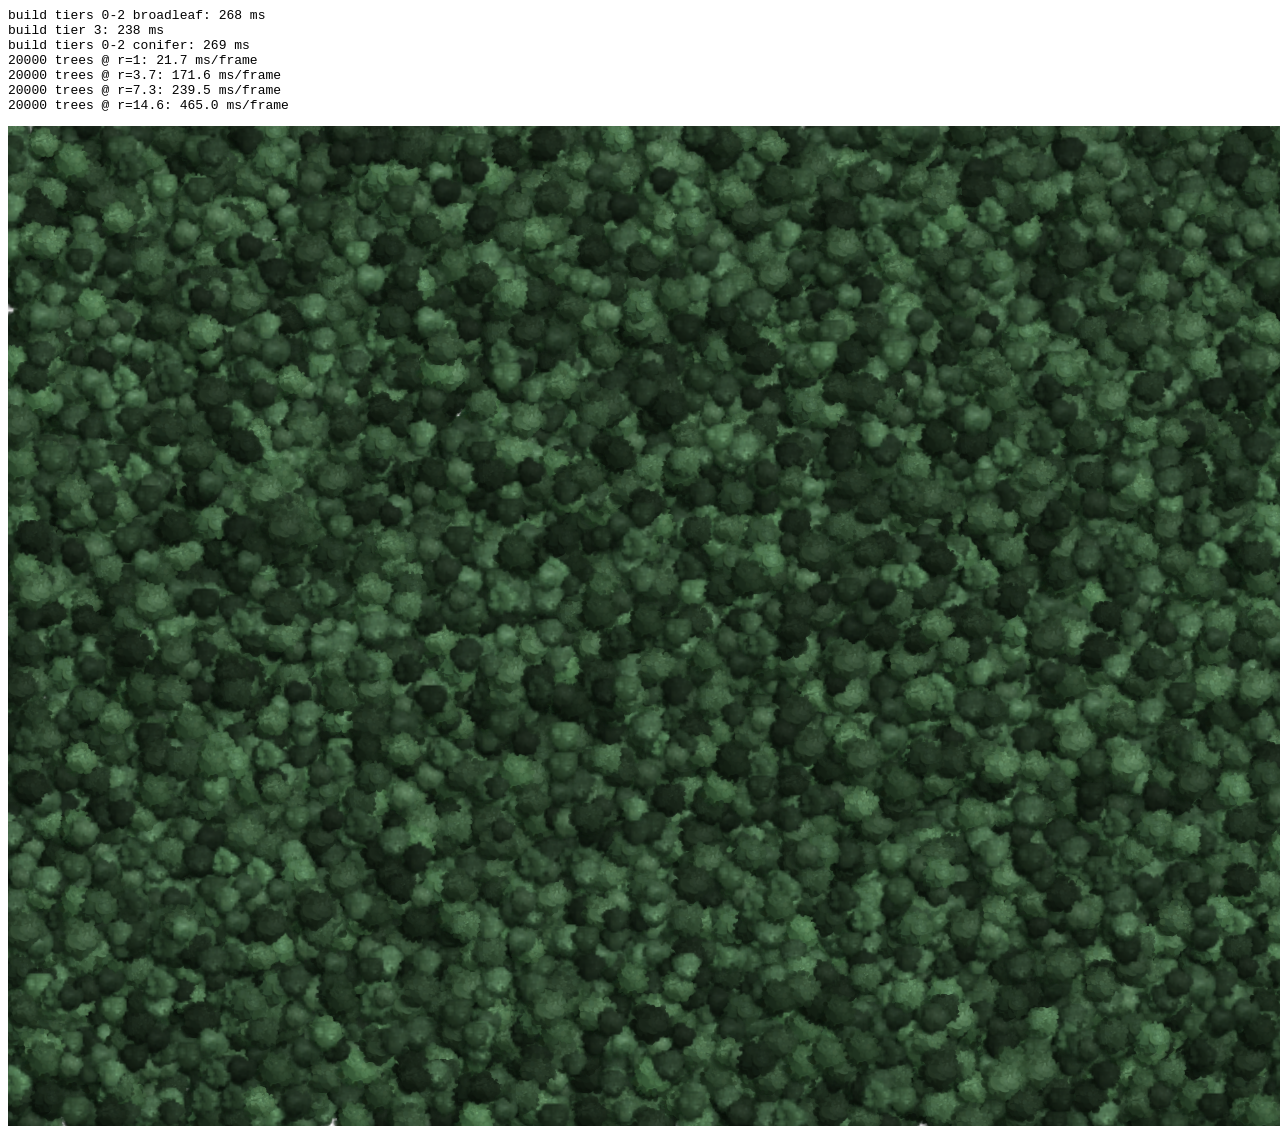
<file: design/perf.html>
<body><pre id=o>…</pre><canvas id=c width=1600 height=1000></canvas>
<script src="crown-render.js"></script>
<script>
const g = document.getElementById("c").getContext("2d");
let out = "";
const t0 = performance.now();
setCrownSoft(18, 19); crownSet(0,false); crownSet(1,false); crownSet(2,false);
out += `build tiers 0-2 broadleaf: ${(performance.now()-t0).toFixed(0)} ms\n`;
const t1 = performance.now(); crownSet(3,false);
out += `build tier 3: ${(performance.now()-t1).toFixed(0)} ms\n`;
const t2 = performance.now(); crownSet(0,true); crownSet(1,true); crownSet(2,true);
out += `build tiers 0-2 conifer: ${(performance.now()-t2).toFixed(0)} ms\n`;
const rnd = mulberry32(7), trees = [];
for (let i=0;i<20000;i++) trees.push({x:rnd()*1600,y:rnd()*1000,
  la:-23.86+rnd()*0.004, ln:-46.44+rnd()*0.004, s:.8+rnd()*.4, seed:Math.floor(rnd()*2147483647)});
for (const r of [1.0, 3.7, 7.3, 14.6]) {
  const t = performance.now();
  for (let f=0;f<5;f++) { g.clearRect(0,0,1600,1000); for (const tr of trees) drawTree(g,tr.x,tr.y,r*tr.s,tr,false); }
  out += `20000 trees @ r=${r}: ${((performance.now()-t)/5).toFixed(1)} ms/frame\n`;
}
document.getElementById("o").textContent = out;
</script></body>
</file>
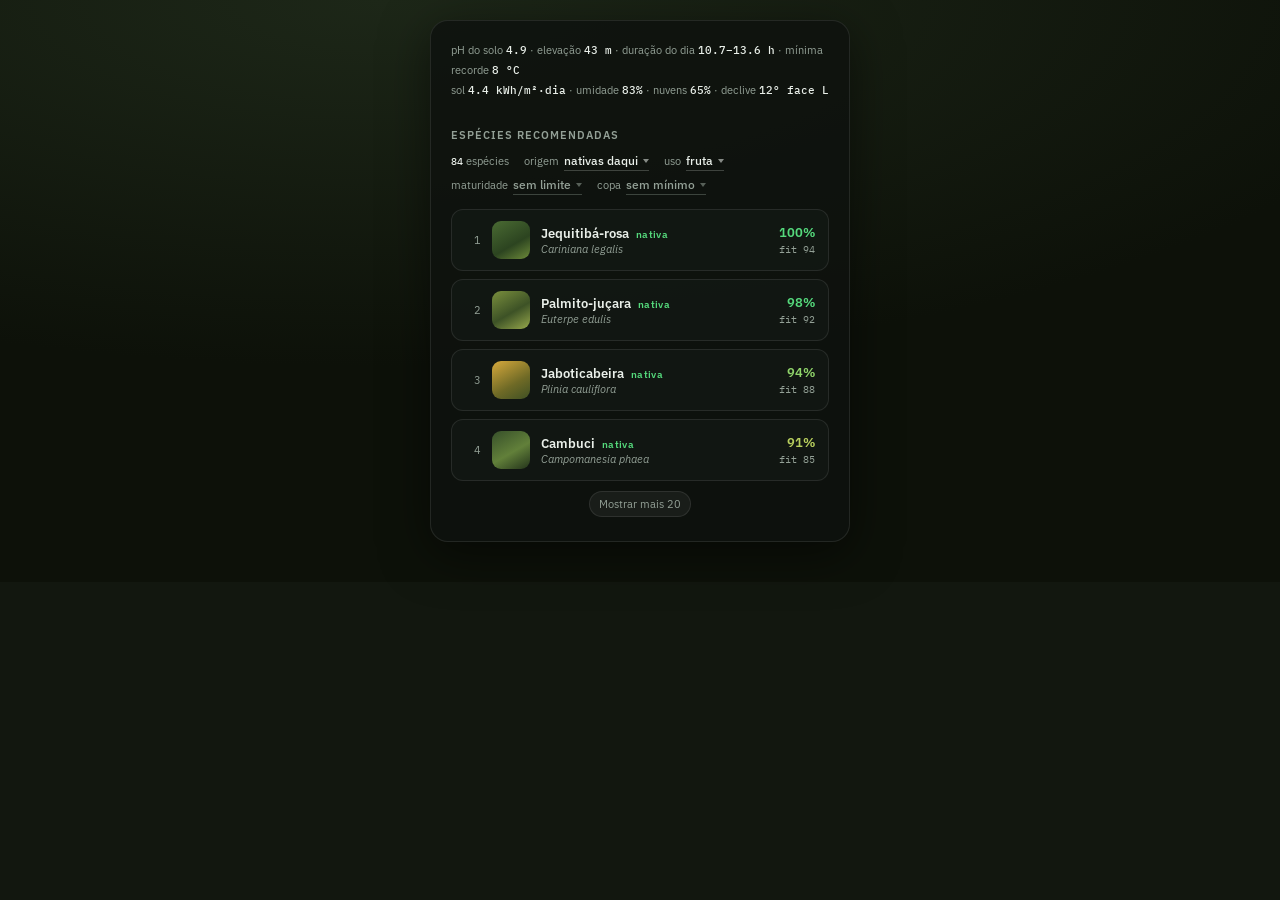
<file: design/variant-a.html>
<!doctype html>
<html lang="pt-BR">
<head>
<meta charset="utf-8">
<title>Canopy · variante A · legenda ajustável</title>
<link rel="preconnect" href="https://fonts.googleapis.com">
<link rel="preconnect" href="https://fonts.gstatic.com" crossorigin>
<link href="https://fonts.googleapis.com/css2?family=IBM+Plex+Mono:wght@400;500&family=IBM+Plex+Sans:ital,wght@0,400;0,500;0,600;1,400&display=swap" rel="stylesheet">
<style>
:root {
  --glass: rgba(14, 18, 15, 0.86);
  --glass-soft: rgba(20, 26, 21, 0.72);
  --line: rgba(255, 255, 255, 0.09);
  --text: #e9efe9;
  --muted: #93a096;
  --accent: #55d97c;
  --accent-dim: rgba(85, 217, 124, 0.16);
  --radius: 14px;
  color-scheme: dark;
  --mono: "IBM Plex Mono", ui-monospace, SFMono-Regular, monospace;
  font-family: "IBM Plex Sans", system-ui, -apple-system, sans-serif;
}
* { box-sizing: border-box; }
html, body { margin: 0; min-height: 100%; background: #12170f; }
body {
  background-image: radial-gradient(120% 90% at 30% 0%, #1d2718 0%, #0d1109 70%);
  padding: 20px 0 40px; display: flex; justify-content: center; color: var(--text);
}
.panel {
  width: 420px; background: var(--glass); border: 1px solid var(--line);
  border-radius: 18px; box-shadow: 0 12px 48px rgba(0, 0, 0, 0.5);
}
.panel-content { padding: 20px 20px 24px; }
.mono { font-family: var(--mono); font-size: 0.95em; font-variant-numeric: tabular-nums; }
.readout { font-size: 11px; color: var(--muted); margin: 0 0 4px; line-height: 1.8; }
.readout b { font-family: var(--mono); font-variant-numeric: tabular-nums; color: var(--text); font-weight: 500; }
.section-h {
  font-size: 11px; text-transform: uppercase; letter-spacing: 1px;
  color: var(--muted); margin: 28px 0 10px; font-weight: 600;
}
.sp { border: 1px solid var(--line); border-radius: 12px; margin-bottom: 8px; background: var(--glass-soft); overflow: hidden; }
.sp-head { display: flex; align-items: center; gap: 11px; padding: 11px 13px; min-height: 54px; cursor: pointer; user-select: none; }
.sp-rank { font-size: 11px; color: var(--muted); width: 16px; text-align: right; flex-shrink: 0; }
.sp-thumb { width: 38px; height: 38px; border-radius: 9px; flex-shrink: 0; background-size: cover; background-position: center; }
.sp-names { flex: 1; min-width: 0; }
.sp-common { font-size: 13px; font-weight: 600; white-space: nowrap; overflow: hidden; text-overflow: ellipsis; }
.nearby { font-size: 10px; font-weight: 600; color: var(--accent); margin-left: 4px; letter-spacing: 0.3px; }
.sp-sci { font-size: 11px; font-style: italic; color: var(--muted); white-space: nowrap; overflow: hidden; text-overflow: ellipsis; }
.sp-score { display: flex; flex-direction: column; align-items: flex-end; gap: 2px; flex-shrink: 0; }
.sp-score .fit { font-family: var(--mono); font-size: 10px; color: var(--muted); }
.sp-score .pct { font-size: 13px; font-weight: 600; font-variant-numeric: tabular-nums; }
.chip { font: inherit; font-size: 11px; padding: 5px 9px; border-radius: 999px; background: rgba(255,255,255,.05); border: 1px solid var(--line); color: var(--muted); cursor: pointer; }
.chip.more { display: block; margin: 10px auto 0; }
.t1 { background-image: linear-gradient(150deg, #4a6b33, #2c4420 60%, #6d8a3a); }
.t2 { background-image: linear-gradient(150deg, #7a8f3d, #3d5226 55%, #97a84c); }
.t3 { background-image: linear-gradient(150deg, #d7a93c, #6f6a26 60%, #3f5024); }
.t4 { background-image: linear-gradient(150deg, #37502a, #62803a 55%, #23331b); }

/* ---------- VARIANTE A: legenda ajustável ---------- */
.crit {
  display: flex; flex-wrap: wrap; align-items: baseline; column-gap: 15px; row-gap: 5px;
  font-size: 11px; color: var(--muted); margin: 0 0 14px;
}
.crit .n { font-family: var(--mono); font-size: 0.95em; font-variant-numeric: tabular-nums; color: var(--text); font-weight: 500; }
.crit .sep { display: none; }
.crit-item { position: relative; display: inline-block; }
.crit-k { margin-right: 5px; }
.crit-v {
  font: inherit; font-size: 11.5px; font-weight: 500;
  color: var(--text); background: none; border: 0; padding: 1px 0 2px; margin: 0;
  border-bottom: 1px solid rgba(233, 239, 233, 0.22);
  cursor: pointer;
}
.crit-v::after {
  content: ""; display: inline-block; vertical-align: 2px; margin-left: 5px;
  border-left: 3.5px solid transparent; border-right: 3.5px solid transparent;
  border-top: 4px solid currentColor; opacity: 0.55;
}
.crit-v:hover { color: var(--accent); border-bottom-color: var(--accent); }
.crit-item.unset .crit-v { color: var(--muted); border-bottom-color: rgba(147, 160, 150, 0.35); }
.crit-item.unset .crit-v:hover { color: var(--text); border-bottom-color: rgba(233, 239, 233, 0.5); }
.crit-item.open .crit-v { color: var(--accent); border-bottom-color: var(--accent); }

.crit-menu {
  position: absolute; z-index: 20; top: calc(100% + 7px); left: -9px;
  min-width: 156px; padding: 5px;
  background: rgba(18, 23, 19, 0.97); border: 1px solid rgba(255,255,255,.14);
  border-radius: 11px; box-shadow: 0 10px 32px rgba(0,0,0,.6);
  line-height: 1.4;
}
.crit-menu[hidden] { display: none; }
.crit-opt {
  display: flex; width: 100%; align-items: baseline; justify-content: space-between; gap: 10px;
  font: inherit; font-size: 11.5px; color: var(--text);
  background: none; border: 0; text-align: left; padding: 6px 8px; border-radius: 7px; cursor: pointer;
}
.crit-opt:hover { background: rgba(255,255,255,.07); }
.crit-opt .c { font-family: var(--mono); font-size: 10px; color: var(--muted); font-variant-numeric: tabular-nums; }
.crit-opt.on { color: var(--accent); }
.crit-opt.on .c { color: var(--accent); opacity: .7; }
.crit-opt[disabled] { opacity: .35; cursor: default; }
</style>
</head>
<body>
<div class="panel"><div class="panel-content">

  <div class="readout">pH do solo <b>4.9</b> &middot; elevação <b>43 m</b> &middot; duração do dia <b>10.7&ndash;13.6 h</b> &middot; mínima recorde <b>8 °C</b><br>
  sol <b>4.4 kWh/m²·dia</b> &middot; umidade <b>83%</b> &middot; nuvens <b>65%</b> &middot; declive <b>12° face L</b></div>

  <div class="section-h">Espécies recomendadas</div>

  <div class="crit" id="crit">
    <span class="crit-count"><span class="n">84</span> espécies</span><span class="sep">&middot;</span><span class="crit-item" data-dim="origem">
      <span class="crit-k">origem</span><button class="crit-v">nativas daqui</button>
      <div class="crit-menu" hidden>
        <button class="crit-opt">todas <span class="c">317</span></button>
        <button class="crit-opt on">nativas daqui <span class="c">84</span></button>
      </div>
    </span><span class="sep">&middot;</span><span class="crit-item" data-dim="uso">
      <span class="crit-k">uso</span><button class="crit-v">fruta</button>
      <div class="crit-menu" hidden>
        <button class="crit-opt">todos <span class="c">317</span></button>
        <button class="crit-opt">madeira <span class="c">96</span></button>
        <button class="crit-opt on">fruta <span class="c">84</span></button>
        <button class="crit-opt">ambiental <span class="c">148</span></button>
        <button class="crit-opt">medicinal <span class="c">41</span></button>
        <button class="crit-opt">forragem <span class="c">23</span></button>
      </div>
    </span><span class="sep">&middot;</span><span class="crit-item unset" data-dim="maturidade">
      <span class="crit-k">maturidade</span><button class="crit-v">sem limite</button>
      <div class="crit-menu" hidden>
        <button class="crit-opt on">sem limite <span class="c">84</span></button>
        <button class="crit-opt">até 20 anos <span class="c">31</span></button>
        <button class="crit-opt">até 90 anos <span class="c">67</span></button>
      </div>
    </span><span class="sep">&middot;</span><span class="crit-item unset" data-dim="copa">
      <span class="crit-k">copa</span><button class="crit-v">sem mínimo</button>
      <div class="crit-menu" hidden>
        <button class="crit-opt on">sem mínimo <span class="c">84</span></button>
        <button class="crit-opt">&ge; 4 m <span class="c">72</span></button>
        <button class="crit-opt">&ge; 5 m <span class="c">58</span></button>
      </div>
    </span>
  </div>

  <div id="sp-list">
    <div class="sp"><div class="sp-head">
      <div class="sp-rank">1</div><div class="sp-thumb t1"></div>
      <div class="sp-names"><div class="sp-common">Jequitibá-rosa <span class="nearby">nativa</span></div>
      <div class="sp-sci">Cariniana legalis</div></div>
      <div class="sp-score"><span class="pct" style="color:#55d97c">100%</span><span class="fit">fit 94</span></div>
    </div></div>
    <div class="sp"><div class="sp-head">
      <div class="sp-rank">2</div><div class="sp-thumb t2"></div>
      <div class="sp-names"><div class="sp-common">Palmito-juçara <span class="nearby">nativa</span></div>
      <div class="sp-sci">Euterpe edulis</div></div>
      <div class="sp-score"><span class="pct" style="color:#55d97c">98%</span><span class="fit">fit 92</span></div>
    </div></div>
    <div class="sp"><div class="sp-head">
      <div class="sp-rank">3</div><div class="sp-thumb t3"></div>
      <div class="sp-names"><div class="sp-common">Jaboticabeira <span class="nearby">nativa</span></div>
      <div class="sp-sci">Plinia cauliflora</div></div>
      <div class="sp-score"><span class="pct" style="color:#8fd36a">94%</span><span class="fit">fit 88</span></div>
    </div></div>
    <div class="sp"><div class="sp-head">
      <div class="sp-rank">4</div><div class="sp-thumb t4"></div>
      <div class="sp-names"><div class="sp-common">Cambuci <span class="nearby">nativa</span></div>
      <div class="sp-sci">Campomanesia phaea</div></div>
      <div class="sp-score"><span class="pct" style="color:#b8cf5e">91%</span><span class="fit">fit 85</span></div>
    </div></div>
  </div>
  <button class="chip more">Mostrar mais 20</button>

</div></div>

<script>
const crit = document.getElementById("crit");
crit.addEventListener("click", e => {
  const v = e.target.closest(".crit-v");
  const item = e.target.closest(".crit-item");
  crit.querySelectorAll(".crit-item").forEach(i => {
    if (i !== item) { i.classList.remove("open"); i.querySelector(".crit-menu").hidden = true; }
  });
  if (v) {
    const open = item.classList.toggle("open");
    item.querySelector(".crit-menu").hidden = !open;
    return;
  }
  const opt = e.target.closest(".crit-opt");
  if (opt) {
    item.querySelectorAll(".crit-opt").forEach(o => o.classList.remove("on"));
    opt.classList.add("on");
    item.querySelector(".crit-v").textContent = opt.firstChild.textContent.trim();
    item.classList.toggle("unset", opt === item.querySelector(".crit-opt"));
    item.classList.remove("open");
    item.querySelector(".crit-menu").hidden = true;
  }
});
if (location.hash === "#open") {
  const it = crit.querySelector('[data-dim="uso"]');
  it.classList.add("open"); it.querySelector(".crit-menu").hidden = false;
}
</script>
</body>
</html>
</file>
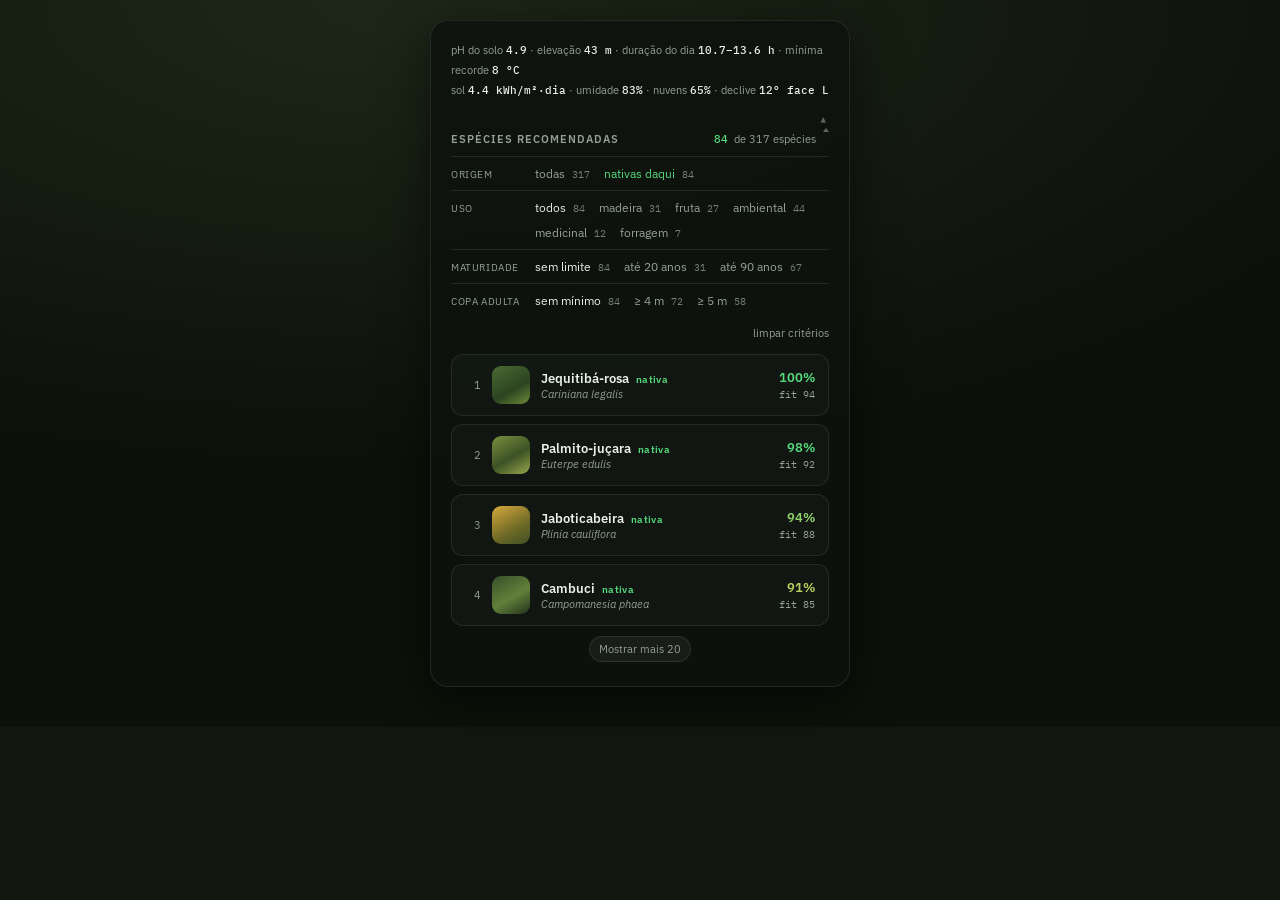
<file: design/variant-b.html>
<!doctype html>
<html lang="pt-BR">
<head>
<meta charset="utf-8">
<title>Canopy · variante B · critérios sob demanda</title>
<link rel="preconnect" href="https://fonts.googleapis.com">
<link rel="preconnect" href="https://fonts.gstatic.com" crossorigin>
<link href="https://fonts.googleapis.com/css2?family=IBM+Plex+Mono:wght@400;500&family=IBM+Plex+Sans:ital,wght@0,400;0,500;0,600;1,400&display=swap" rel="stylesheet">
<style>
:root {
  --glass: rgba(14, 18, 15, 0.86);
  --glass-soft: rgba(20, 26, 21, 0.72);
  --line: rgba(255, 255, 255, 0.09);
  --text: #e9efe9;
  --muted: #93a096;
  --accent: #55d97c;
  --accent-dim: rgba(85, 217, 124, 0.16);
  color-scheme: dark;
  --mono: "IBM Plex Mono", ui-monospace, SFMono-Regular, monospace;
  font-family: "IBM Plex Sans", system-ui, -apple-system, sans-serif;
}
* { box-sizing: border-box; }
html, body { margin: 0; min-height: 100%; background: #12170f; }
body {
  background-image: radial-gradient(120% 90% at 30% 0%, #1d2718 0%, #0d1109 70%);
  padding: 20px 0 40px; display: flex; justify-content: center; color: var(--text);
}
.panel { width: 420px; background: var(--glass); border: 1px solid var(--line); border-radius: 18px; box-shadow: 0 12px 48px rgba(0,0,0,.5); }
.panel-content { padding: 20px 20px 24px; }
.readout { font-size: 11px; color: var(--muted); margin: 0 0 4px; line-height: 1.8; }
.readout b { font-family: var(--mono); font-variant-numeric: tabular-nums; color: var(--text); font-weight: 500; }
.section-h { font-size: 11px; text-transform: uppercase; letter-spacing: 1px; color: var(--muted); margin: 28px 0 10px; font-weight: 600; }
.sp { border: 1px solid var(--line); border-radius: 12px; margin-bottom: 8px; background: var(--glass-soft); overflow: hidden; }
.sp-head { display: flex; align-items: center; gap: 11px; padding: 11px 13px; min-height: 54px; cursor: pointer; user-select: none; }
.sp-rank { font-size: 11px; color: var(--muted); width: 16px; text-align: right; flex-shrink: 0; }
.sp-thumb { width: 38px; height: 38px; border-radius: 9px; flex-shrink: 0; background-size: cover; background-position: center; }
.sp-names { flex: 1; min-width: 0; }
.sp-common { font-size: 13px; font-weight: 600; white-space: nowrap; overflow: hidden; text-overflow: ellipsis; }
.nearby { font-size: 10px; font-weight: 600; color: var(--accent); margin-left: 4px; letter-spacing: .3px; }
.sp-sci { font-size: 11px; font-style: italic; color: var(--muted); white-space: nowrap; overflow: hidden; text-overflow: ellipsis; }
.sp-score { display: flex; flex-direction: column; align-items: flex-end; gap: 2px; flex-shrink: 0; }
.sp-score .fit { font-family: var(--mono); font-size: 10px; color: var(--muted); }
.sp-score .pct { font-size: 13px; font-weight: 600; font-variant-numeric: tabular-nums; }
.chip { font: inherit; font-size: 11px; padding: 5px 9px; border-radius: 999px; background: rgba(255,255,255,.05); border: 1px solid var(--line); color: var(--muted); cursor: pointer; }
.chip.more { display: block; margin: 10px auto 0; }
.t1 { background-image: linear-gradient(150deg, #4a6b33, #2c4420 60%, #6d8a3a); }
.t2 { background-image: linear-gradient(150deg, #7a8f3d, #3d5226 55%, #97a84c); }
.t3 { background-image: linear-gradient(150deg, #d7a93c, #6f6a26 60%, #3f5024); }
.t4 { background-image: linear-gradient(150deg, #37502a, #62803a 55%, #23331b); }

/* ---------- VARIANTE B: critérios sob demanda ---------- */
.sec-row { display: flex; align-items: baseline; justify-content: space-between; gap: 12px; margin: 28px 0 10px; }
.sec-row .section-h { margin: 0; }
.crit-toggle {
  font: inherit; font-size: 11px; color: var(--muted); background: none; border: 0; padding: 0;
  cursor: pointer; display: inline-flex; align-items: baseline; gap: 6px; white-space: nowrap;
}
.crit-toggle b { font-family: var(--mono); font-weight: 500; font-variant-numeric: tabular-nums; color: var(--text); }
.crit-toggle.active b { color: var(--accent); }
.crit-toggle:hover { color: var(--text); }
.crit-toggle .car {
  display: inline-block; width: 0; height: 0; margin-left: 1px;
  border-left: 3.5px solid transparent; border-right: 3.5px solid transparent;
  border-top: 4px solid currentColor; opacity: .6; transition: transform .16s;
}
.crit-toggle[aria-expanded="true"] .car { transform: rotate(180deg); }

.crit-panel { margin: 0 0 14px; }
.crit-panel[hidden] { display: none; }
.crit-row {
  display: flex; align-items: baseline; gap: 10px;
  padding: 9px 0; border-top: 1px solid var(--line); font-size: 11.5px;
}
.crit-row:last-child { border-bottom: 1px solid var(--line); }
.crit-row .k {
  flex: 0 0 74px; font-size: 10px; text-transform: uppercase; letter-spacing: .6px;
  color: var(--muted); padding-top: 1px;
}
.crit-row .opts { display: flex; flex-wrap: wrap; align-items: baseline; column-gap: 14px; row-gap: 4px; margin: -3px 0; }
.opt {
  font: inherit; font-size: 11.5px; background: none; border: 0; cursor: pointer;
  color: var(--muted); padding: 3px 0; margin: 0;
}
.opt:hover { color: var(--text); }
.opt.on { color: var(--text); }
.opt.on.constrained { color: var(--accent); }
.opt .c { font-family: var(--mono); font-size: 9.5px; color: rgba(147,160,150,.75); margin-left: 4px; font-variant-numeric: tabular-nums; }
.crit-clear { display: block; margin: 9px 0 0 auto; font: inherit; font-size: 10.5px; color: var(--muted); background: none; border: 0; padding: 0; cursor: pointer; }
.crit-clear:hover { color: var(--text); }
</style>
</head>
<body>
<div class="panel"><div class="panel-content">

  <div class="readout">pH do solo <b>4.9</b> &middot; elevação <b>43 m</b> &middot; duração do dia <b>10.7&ndash;13.6 h</b> &middot; mínima recorde <b>8 °C</b><br>
  sol <b>4.4 kWh/m²·dia</b> &middot; umidade <b>83%</b> &middot; nuvens <b>65%</b> &middot; declive <b>12° face L</b></div>

  <div class="sec-row">
    <div class="section-h">Espécies recomendadas</div>
    <button class="crit-toggle active" id="tg" aria-expanded="true"><b>84</b> de 317 espécies <span class="car">&#9662;</span></button>
  </div>

  <div class="crit-panel" id="cp">
    <div class="crit-row"><div class="k">origem</div><div class="opts">
      <button class="opt">todas <span class="c">317</span></button>
      <button class="opt on constrained">nativas daqui <span class="c">84</span></button>
    </div></div>
    <div class="crit-row"><div class="k">uso</div><div class="opts">
      <button class="opt on">todos <span class="c">84</span></button>
      <button class="opt">madeira <span class="c">31</span></button>
      <button class="opt">fruta <span class="c">27</span></button>
      <button class="opt">ambiental <span class="c">44</span></button>
      <button class="opt">medicinal <span class="c">12</span></button>
      <button class="opt">forragem <span class="c">7</span></button>
    </div></div>
    <div class="crit-row"><div class="k">maturidade</div><div class="opts">
      <button class="opt on">sem limite <span class="c">84</span></button>
      <button class="opt">até 20 anos <span class="c">31</span></button>
      <button class="opt">até 90 anos <span class="c">67</span></button>
    </div></div>
    <div class="crit-row"><div class="k">copa adulta</div><div class="opts">
      <button class="opt on">sem mínimo <span class="c">84</span></button>
      <button class="opt">&ge; 4 m <span class="c">72</span></button>
      <button class="opt">&ge; 5 m <span class="c">58</span></button>
    </div></div>
    <button class="crit-clear">limpar critérios</button>
  </div>

  <div id="sp-list">
    <div class="sp"><div class="sp-head">
      <div class="sp-rank">1</div><div class="sp-thumb t1"></div>
      <div class="sp-names"><div class="sp-common">Jequitibá-rosa <span class="nearby">nativa</span></div><div class="sp-sci">Cariniana legalis</div></div>
      <div class="sp-score"><span class="pct" style="color:#55d97c">100%</span><span class="fit">fit 94</span></div>
    </div></div>
    <div class="sp"><div class="sp-head">
      <div class="sp-rank">2</div><div class="sp-thumb t2"></div>
      <div class="sp-names"><div class="sp-common">Palmito-juçara <span class="nearby">nativa</span></div><div class="sp-sci">Euterpe edulis</div></div>
      <div class="sp-score"><span class="pct" style="color:#55d97c">98%</span><span class="fit">fit 92</span></div>
    </div></div>
    <div class="sp"><div class="sp-head">
      <div class="sp-rank">3</div><div class="sp-thumb t3"></div>
      <div class="sp-names"><div class="sp-common">Jaboticabeira <span class="nearby">nativa</span></div><div class="sp-sci">Plinia cauliflora</div></div>
      <div class="sp-score"><span class="pct" style="color:#8fd36a">94%</span><span class="fit">fit 88</span></div>
    </div></div>
    <div class="sp"><div class="sp-head">
      <div class="sp-rank">4</div><div class="sp-thumb t4"></div>
      <div class="sp-names"><div class="sp-common">Cambuci <span class="nearby">nativa</span></div><div class="sp-sci">Campomanesia phaea</div></div>
      <div class="sp-score"><span class="pct" style="color:#b8cf5e">91%</span><span class="fit">fit 85</span></div>
    </div></div>
  </div>
  <button class="chip more">Mostrar mais 20</button>

</div></div>
<script>
const tg = document.getElementById("tg"), cp = document.getElementById("cp");
tg.addEventListener("click", () => {
  const open = tg.getAttribute("aria-expanded") === "true";
  tg.setAttribute("aria-expanded", String(!open));
  cp.hidden = open;
});
cp.addEventListener("click", e => {
  const o = e.target.closest(".opt"); if (!o) return;
  o.parentElement.querySelectorAll(".opt").forEach((x, i) => { x.classList.remove("on", "constrained"); });
  o.classList.add("on");
  if (o !== o.parentElement.firstElementChild) o.classList.add("constrained");
});
if (location.hash === "#closed") { tg.setAttribute("aria-expanded", "false"); cp.hidden = true; }
</script>
</body>
</html>
</file>
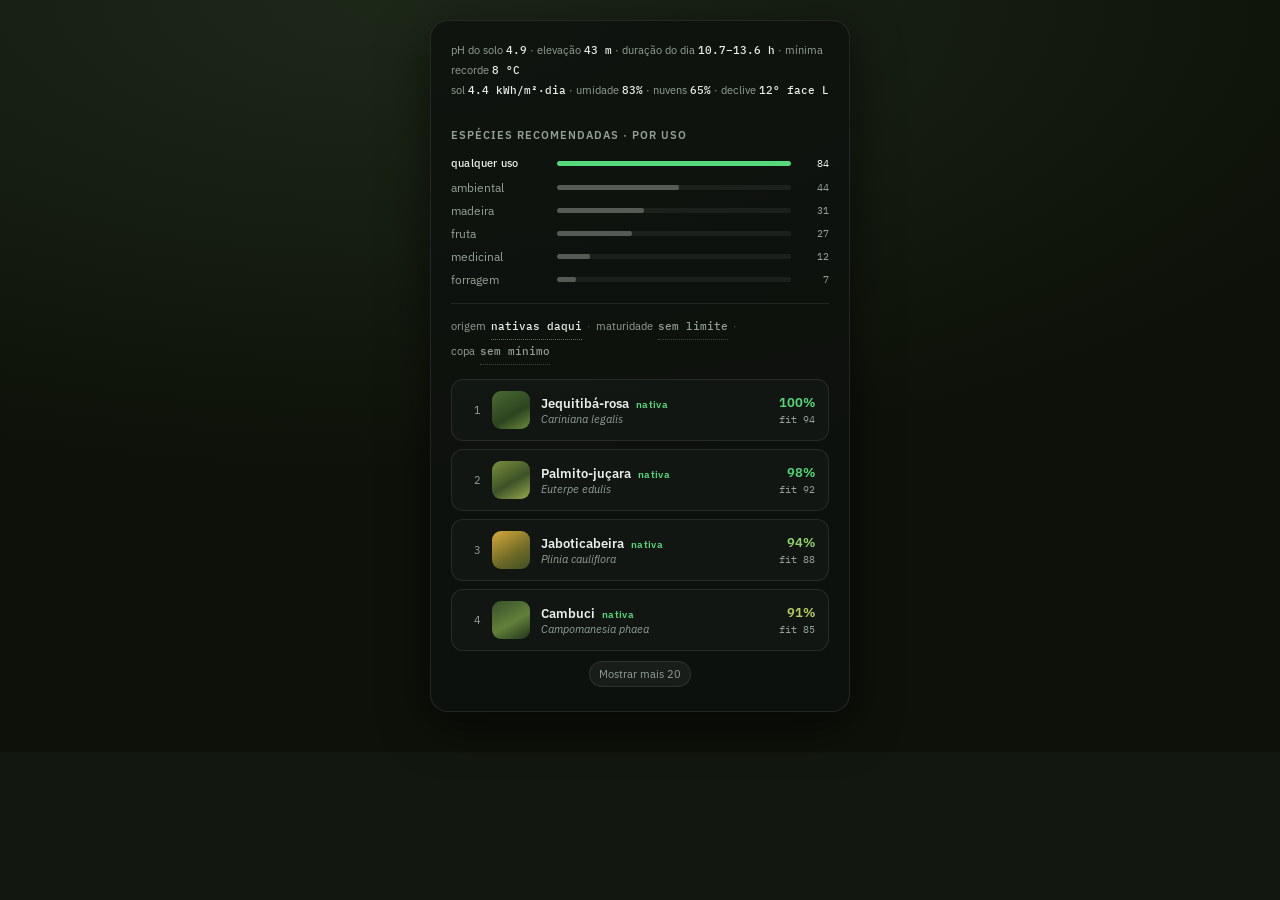
<file: design/variant-c.html>
<!doctype html>
<html lang="pt-BR">
<head>
<meta charset="utf-8">
<title>Canopy · variante C · o uso como figura</title>
<link rel="preconnect" href="https://fonts.googleapis.com">
<link rel="preconnect" href="https://fonts.gstatic.com" crossorigin>
<link href="https://fonts.googleapis.com/css2?family=IBM+Plex+Mono:wght@400;500&family=IBM+Plex+Sans:ital,wght@0,400;0,500;0,600;1,400&display=swap" rel="stylesheet">
<style>
:root {
  --glass: rgba(14, 18, 15, 0.86);
  --glass-soft: rgba(20, 26, 21, 0.72);
  --line: rgba(255, 255, 255, 0.09);
  --text: #e9efe9;
  --muted: #93a096;
  --accent: #55d97c;
  --accent-dim: rgba(85, 217, 124, 0.16);
  color-scheme: dark;
  --mono: "IBM Plex Mono", ui-monospace, SFMono-Regular, monospace;
  font-family: "IBM Plex Sans", system-ui, -apple-system, sans-serif;
}
* { box-sizing: border-box; }
html, body { margin: 0; min-height: 100%; background: #12170f; }
body { background-image: radial-gradient(120% 90% at 30% 0%, #1d2718 0%, #0d1109 70%); padding: 20px 0 40px; display: flex; justify-content: center; color: var(--text); }
.panel { width: 420px; background: var(--glass); border: 1px solid var(--line); border-radius: 18px; box-shadow: 0 12px 48px rgba(0,0,0,.5); }
.panel-content { padding: 20px 20px 24px; }
.readout { font-size: 11px; color: var(--muted); margin: 0 0 4px; line-height: 1.8; }
.readout b { font-family: var(--mono); font-variant-numeric: tabular-nums; color: var(--text); font-weight: 500; }
.section-h { font-size: 11px; text-transform: uppercase; letter-spacing: 1px; color: var(--muted); margin: 28px 0 10px; font-weight: 600; }
.sp { border: 1px solid var(--line); border-radius: 12px; margin-bottom: 8px; background: var(--glass-soft); overflow: hidden; }
.sp-head { display: flex; align-items: center; gap: 11px; padding: 11px 13px; min-height: 54px; cursor: pointer; user-select: none; }
.sp-rank { font-size: 11px; color: var(--muted); width: 16px; text-align: right; flex-shrink: 0; }
.sp-thumb { width: 38px; height: 38px; border-radius: 9px; flex-shrink: 0; background-size: cover; background-position: center; }
.sp-names { flex: 1; min-width: 0; }
.sp-common { font-size: 13px; font-weight: 600; white-space: nowrap; overflow: hidden; text-overflow: ellipsis; }
.nearby { font-size: 10px; font-weight: 600; color: var(--accent); margin-left: 4px; letter-spacing: .3px; }
.sp-sci { font-size: 11px; font-style: italic; color: var(--muted); white-space: nowrap; overflow: hidden; text-overflow: ellipsis; }
.sp-score { display: flex; flex-direction: column; align-items: flex-end; gap: 2px; flex-shrink: 0; }
.sp-score .fit { font-family: var(--mono); font-size: 10px; color: var(--muted); }
.sp-score .pct { font-size: 13px; font-weight: 600; font-variant-numeric: tabular-nums; }
.chip { font: inherit; font-size: 11px; padding: 5px 9px; border-radius: 999px; background: rgba(255,255,255,.05); border: 1px solid var(--line); color: var(--muted); cursor: pointer; }
.chip.more { display: block; margin: 10px auto 0; }
.t1 { background-image: linear-gradient(150deg, #4a6b33, #2c4420 60%, #6d8a3a); }
.t2 { background-image: linear-gradient(150deg, #7a8f3d, #3d5226 55%, #97a84c); }
.t3 { background-image: linear-gradient(150deg, #d7a93c, #6f6a26 60%, #3f5024); }
.t4 { background-image: linear-gradient(150deg, #37502a, #62803a 55%, #23331b); }

/* ---------- VARIANTE C: o uso como figura ---------- */
.uses { margin: 2px 0 0; }
.use {
  display: grid; grid-template-columns: 96px 1fr 28px; align-items: center; gap: 10px;
  width: 100%; background: none; border: 0; padding: 4px 0; cursor: pointer; font: inherit;
}
.use .un { font-size: 11.5px; color: var(--muted); text-align: left; white-space: nowrap; }
.use .ut { height: 5px; border-radius: 2px; background: rgba(255,255,255,.06); overflow: hidden; }
.use .uf { display: block; height: 100%; border-radius: 2px; background: rgba(233,239,233,.28); transition: background .14s, width .2s; }
.use .uc { font-family: var(--mono); font-size: 10px; color: var(--muted); text-align: right; font-variant-numeric: tabular-nums; }
.use:hover .un { color: var(--text); }
.use:hover .uf { background: rgba(233,239,233,.45); }
.use.on .un { color: var(--text); font-weight: 500; }
.use.on .uf { background: var(--accent); }
.use.on .uc { color: var(--text); }
.use.all { margin-bottom: 2px; }
.use.all .un { font-size: 11px; letter-spacing: .2px; }

.crit {
  font-size: 11px; color: var(--muted); line-height: 2;
  margin: 12px 0 14px; padding-top: 11px; border-top: 1px solid var(--line);
}
.crit .n { font-family: var(--mono); font-size: .95em; font-variant-numeric: tabular-nums; color: var(--text); font-weight: 500; }
.crit .sep { opacity: .45; margin: 0 5px; }
.crit-item { position: relative; display: inline-block; }
.crit-k { margin-right: 5px; }
.crit-v {
  font: inherit; font-family: var(--mono); font-size: 10.5px; font-weight: 500; color: var(--text);
  background: none; border: 0; padding: 1px 0 2px; margin: 0;
  border-bottom: 1px dotted rgba(233,239,233,.4); cursor: pointer;
}
.crit-v:hover { color: var(--accent); border-bottom-color: var(--accent); }
.crit-item.unset .crit-v { color: var(--muted); border-bottom-color: rgba(147,160,150,.35); }
.crit-menu {
  position: absolute; z-index: 20; top: calc(100% + 7px); left: -9px; min-width: 150px; padding: 5px;
  background: rgba(18,23,19,.97); border: 1px solid rgba(255,255,255,.14); border-radius: 11px;
  box-shadow: 0 10px 32px rgba(0,0,0,.6); line-height: 1.4;
}
.crit-menu[hidden] { display: none; }
.crit-opt { display: flex; width: 100%; align-items: baseline; justify-content: space-between; gap: 10px; font: inherit; font-size: 11.5px; color: var(--text); background: none; border: 0; text-align: left; padding: 6px 8px; border-radius: 7px; cursor: pointer; }
.crit-opt:hover { background: rgba(255,255,255,.07); }
.crit-opt .c { font-family: var(--mono); font-size: 10px; color: var(--muted); font-variant-numeric: tabular-nums; }
.crit-opt.on { color: var(--accent); }
</style>
</head>
<body>
<div class="panel"><div class="panel-content">

  <div class="readout">pH do solo <b>4.9</b> &middot; elevação <b>43 m</b> &middot; duração do dia <b>10.7&ndash;13.6 h</b> &middot; mínima recorde <b>8 °C</b><br>
  sol <b>4.4 kWh/m²·dia</b> &middot; umidade <b>83%</b> &middot; nuvens <b>65%</b> &middot; declive <b>12° face L</b></div>

  <div class="section-h">Espécies recomendadas &middot; por uso</div>

  <div class="uses" id="uses">
    <button class="use all on"><span class="un">qualquer uso</span><span class="ut"><span class="uf" style="width:100%"></span></span><span class="uc">84</span></button>
    <button class="use"><span class="un">ambiental</span><span class="ut"><span class="uf" style="width:52%"></span></span><span class="uc">44</span></button>
    <button class="use"><span class="un">madeira</span><span class="ut"><span class="uf" style="width:37%"></span></span><span class="uc">31</span></button>
    <button class="use"><span class="un">fruta</span><span class="ut"><span class="uf" style="width:32%"></span></span><span class="uc">27</span></button>
    <button class="use"><span class="un">medicinal</span><span class="ut"><span class="uf" style="width:14%"></span></span><span class="uc">12</span></button>
    <button class="use"><span class="un">forragem</span><span class="ut"><span class="uf" style="width:8%"></span></span><span class="uc">7</span></button>
  </div>

  <div class="crit" id="crit">
    <span class="crit-item" data-dim="origem"><span class="crit-k">origem</span><button class="crit-v">nativas daqui</button>
      <div class="crit-menu" hidden>
        <button class="crit-opt">todas <span class="c">317</span></button>
        <button class="crit-opt on">nativas daqui <span class="c">84</span></button>
      </div>
    </span><span class="sep">&middot;</span><span class="crit-item unset" data-dim="maturidade"><span class="crit-k">maturidade</span><button class="crit-v">sem limite</button>
      <div class="crit-menu" hidden>
        <button class="crit-opt on">sem limite <span class="c">84</span></button>
        <button class="crit-opt">até 20 anos <span class="c">31</span></button>
        <button class="crit-opt">até 90 anos <span class="c">67</span></button>
      </div>
    </span><span class="sep">&middot;</span><span class="crit-item unset" data-dim="copa"><span class="crit-k">copa</span><button class="crit-v">sem mínimo</button>
      <div class="crit-menu" hidden>
        <button class="crit-opt on">sem mínimo <span class="c">84</span></button>
        <button class="crit-opt">&ge; 4 m <span class="c">72</span></button>
        <button class="crit-opt">&ge; 5 m <span class="c">58</span></button>
      </div>
    </span>
  </div>

  <div id="sp-list">
    <div class="sp"><div class="sp-head">
      <div class="sp-rank">1</div><div class="sp-thumb t1"></div>
      <div class="sp-names"><div class="sp-common">Jequitibá-rosa <span class="nearby">nativa</span></div><div class="sp-sci">Cariniana legalis</div></div>
      <div class="sp-score"><span class="pct" style="color:#55d97c">100%</span><span class="fit">fit 94</span></div>
    </div></div>
    <div class="sp"><div class="sp-head">
      <div class="sp-rank">2</div><div class="sp-thumb t2"></div>
      <div class="sp-names"><div class="sp-common">Palmito-juçara <span class="nearby">nativa</span></div><div class="sp-sci">Euterpe edulis</div></div>
      <div class="sp-score"><span class="pct" style="color:#55d97c">98%</span><span class="fit">fit 92</span></div>
    </div></div>
    <div class="sp"><div class="sp-head">
      <div class="sp-rank">3</div><div class="sp-thumb t3"></div>
      <div class="sp-names"><div class="sp-common">Jaboticabeira <span class="nearby">nativa</span></div><div class="sp-sci">Plinia cauliflora</div></div>
      <div class="sp-score"><span class="pct" style="color:#8fd36a">94%</span><span class="fit">fit 88</span></div>
    </div></div>
    <div class="sp"><div class="sp-head">
      <div class="sp-rank">4</div><div class="sp-thumb t4"></div>
      <div class="sp-names"><div class="sp-common">Cambuci <span class="nearby">nativa</span></div><div class="sp-sci">Campomanesia phaea</div></div>
      <div class="sp-score"><span class="pct" style="color:#b8cf5e">91%</span><span class="fit">fit 85</span></div>
    </div></div>
  </div>
  <button class="chip more">Mostrar mais 20</button>

</div></div>
<script>
document.getElementById("uses").addEventListener("click", e => {
  const b = e.target.closest(".use"); if (!b) return;
  document.querySelectorAll(".use").forEach(x => x.classList.remove("on"));
  b.classList.add("on");
});
const crit = document.getElementById("crit");
crit.addEventListener("click", e => {
  const item = e.target.closest(".crit-item");
  if (e.target.closest(".crit-v")) {
    crit.querySelectorAll(".crit-menu").forEach(m => { if (m.parentElement !== item) m.hidden = true; });
    const m = item.querySelector(".crit-menu"); m.hidden = !m.hidden; return;
  }
  const opt = e.target.closest(".crit-opt");
  if (opt) {
    item.querySelectorAll(".crit-opt").forEach(o => o.classList.remove("on"));
    opt.classList.add("on");
    item.querySelector(".crit-v").textContent = opt.firstChild.textContent.trim();
    item.classList.toggle("unset", opt === item.querySelector(".crit-opt"));
    item.querySelector(".crit-menu").hidden = true;
  }
});
</script>
</body>
</html>
</file>
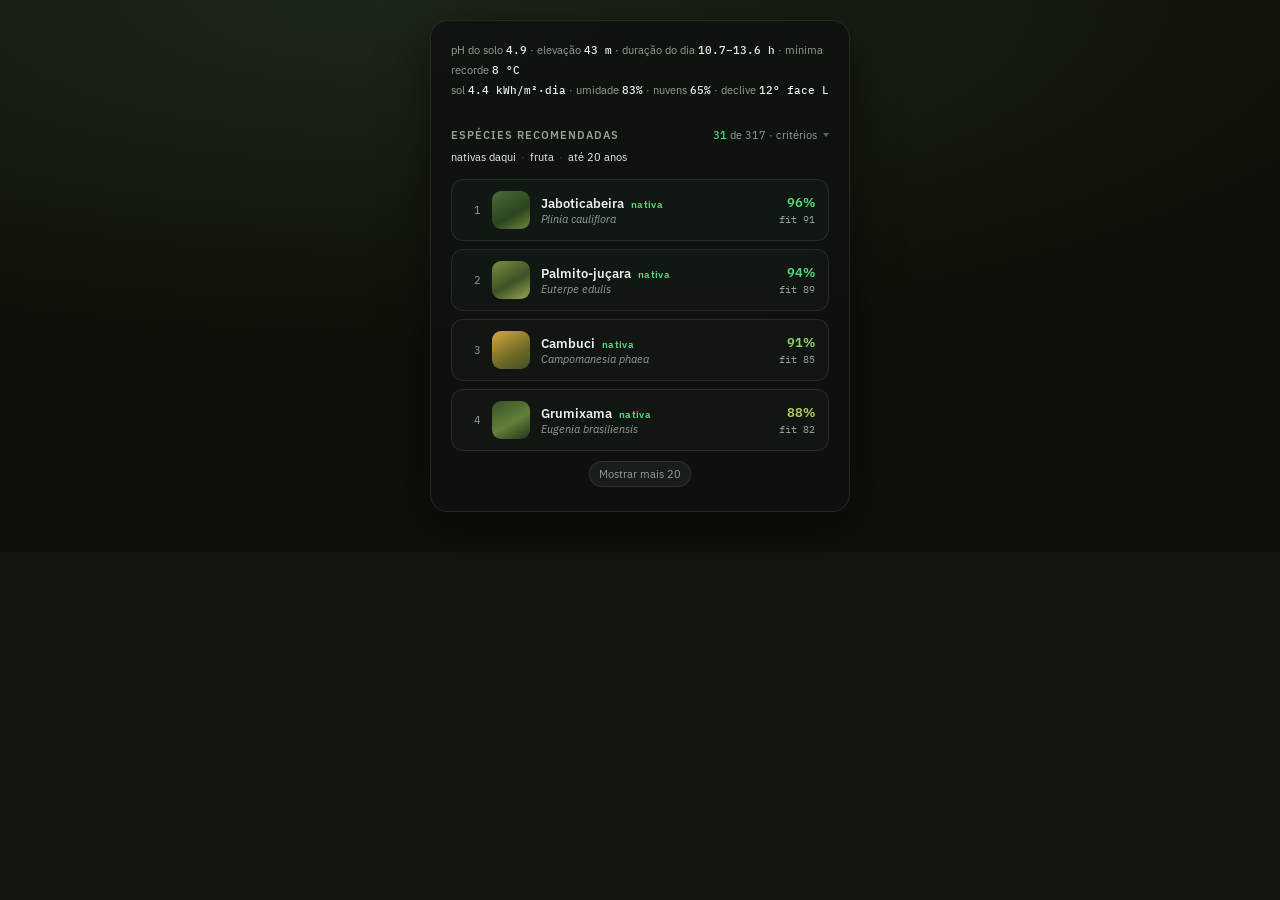
<file: design/variant-d.html>
<!doctype html>
<html lang="pt-BR">
<head>
<meta charset="utf-8">
<title>Canopy · variante D · critérios (refino de B)</title>
<link rel="preconnect" href="https://fonts.googleapis.com">
<link rel="preconnect" href="https://fonts.gstatic.com" crossorigin>
<link href="https://fonts.googleapis.com/css2?family=IBM+Plex+Mono:wght@400;500&family=IBM+Plex+Sans:ital,wght@0,400;0,500;0,600;1,400&display=swap" rel="stylesheet">
<style>
:root {
  --glass: rgba(14, 18, 15, 0.86);
  --glass-soft: rgba(20, 26, 21, 0.72);
  --line: rgba(255, 255, 255, 0.09);
  --text: #e9efe9;
  --muted: #93a096;
  --accent: #55d97c;
  --accent-dim: rgba(85, 217, 124, 0.16);
  color-scheme: dark;
  --mono: "IBM Plex Mono", ui-monospace, SFMono-Regular, monospace;
  font-family: "IBM Plex Sans", system-ui, -apple-system, sans-serif;
}
* { box-sizing: border-box; }
html, body { margin: 0; min-height: 100%; background: #12170f; }
body { background-image: radial-gradient(120% 90% at 30% 0%, #1d2718 0%, #0d1109 70%); padding: 20px 0 40px; display: flex; justify-content: center; color: var(--text); }
.panel { width: 420px; background: var(--glass); border: 1px solid var(--line); border-radius: 18px; box-shadow: 0 12px 48px rgba(0,0,0,.5); }
.panel-content { padding: 20px 20px 24px; }
.readout { font-size: 11px; color: var(--muted); margin: 0 0 4px; line-height: 1.8; }
.readout b { font-family: var(--mono); font-variant-numeric: tabular-nums; color: var(--text); font-weight: 500; }
.section-h { font-size: 11px; text-transform: uppercase; letter-spacing: 1px; color: var(--muted); margin: 28px 0 10px; font-weight: 600; }
.sp { border: 1px solid var(--line); border-radius: 12px; margin-bottom: 8px; background: var(--glass-soft); overflow: hidden; }
.sp-head { display: flex; align-items: center; gap: 11px; padding: 11px 13px; min-height: 54px; cursor: pointer; user-select: none; }
.sp-rank { font-size: 11px; color: var(--muted); width: 16px; text-align: right; flex-shrink: 0; }
.sp-thumb { width: 38px; height: 38px; border-radius: 9px; flex-shrink: 0; background-size: cover; background-position: center; }
.sp-names { flex: 1; min-width: 0; }
.sp-common { font-size: 13px; font-weight: 600; white-space: nowrap; overflow: hidden; text-overflow: ellipsis; }
.nearby { font-size: 10px; font-weight: 600; color: var(--accent); margin-left: 4px; letter-spacing: .3px; }
.sp-sci { font-size: 11px; font-style: italic; color: var(--muted); white-space: nowrap; overflow: hidden; text-overflow: ellipsis; }
.sp-score { display: flex; flex-direction: column; align-items: flex-end; gap: 2px; flex-shrink: 0; }
.sp-score .fit { font-family: var(--mono); font-size: 10px; color: var(--muted); }
.sp-score .pct { font-size: 13px; font-weight: 600; font-variant-numeric: tabular-nums; }
.chip { font: inherit; font-size: 11px; padding: 5px 9px; border-radius: 999px; background: rgba(255,255,255,.05); border: 1px solid var(--line); color: var(--muted); cursor: pointer; }
.chip.more { display: block; margin: 10px auto 0; }
.t1 { background-image: linear-gradient(150deg, #4a6b33, #2c4420 60%, #6d8a3a); }
.t2 { background-image: linear-gradient(150deg, #7a8f3d, #3d5226 55%, #97a84c); }
.t3 { background-image: linear-gradient(150deg, #d7a93c, #6f6a26 60%, #3f5024); }
.t4 { background-image: linear-gradient(150deg, #37502a, #62803a 55%, #23331b); }

/* ---------- VARIANTE D: critérios ---------- */
.sec-row { display: flex; align-items: baseline; justify-content: space-between; gap: 12px; margin: 28px 0 10px; }
.sec-row .section-h { margin: 0; }

.crit-toggle {
  flex: 0 0 auto; font: inherit; font-size: 11px; color: var(--muted);
  background: none; border: 0; padding: 0; cursor: pointer;
  white-space: nowrap;
}
.crit-toggle b { font-family: var(--mono); font-weight: 500; font-variant-numeric: tabular-nums; color: var(--text); }
.crit-toggle.active b { color: var(--accent); }
.crit-toggle:hover { color: var(--text); }
.crit-toggle .car {
  display: inline-block; width: 0; height: 0; margin-left: 6px; vertical-align: 2px;
  border-left: 3.5px solid transparent; border-right: 3.5px solid transparent;
  border-top: 4px solid currentColor; opacity: .6; transition: transform .16s;
}
.crit-toggle[aria-expanded="true"] .car { transform: rotate(180deg); }

.crit-summary {
  display: block; width: 100%; text-align: left; font: inherit; font-size: 11px;
  color: var(--muted); background: none; border: 0; padding: 0; margin: -4px 0 12px; cursor: pointer;
  line-height: 1.7;
}
.crit-summary b { font-weight: 400; color: var(--text); }
.crit-summary .d { opacity: .4; margin: 0 2px; }
.crit-summary:hover b { color: var(--accent); }
.crit-summary[hidden] { display: none; }

.crit-panel { margin: 0 0 14px; }
.crit-panel[hidden] { display: none; }
.crit-row { display: flex; align-items: baseline; gap: 10px; padding: 8px 0; border-top: 1px solid var(--line); }
.crit-row:last-of-type { border-bottom: 1px solid var(--line); }
.crit-row .k { flex: 0 0 74px; font-size: 10px; text-transform: uppercase; letter-spacing: .6px; color: var(--muted); padding-top: 1px; }
.crit-row .opts { display: flex; flex-wrap: wrap; align-items: baseline; column-gap: 14px; row-gap: 4px; margin: -3px 0; }
.opt { font: inherit; font-size: 11.5px; background: none; border: 0; cursor: pointer; color: var(--muted); padding: 3px 0; margin: 0; }
.opt:hover { color: var(--text); }
.opt.on { color: var(--text); }
.opt.on.constrained { color: var(--accent); }
.opt .c { font-family: var(--mono); font-size: 9.5px; color: rgba(147,160,150,.7); margin-left: 4px; font-variant-numeric: tabular-nums; }
.opt.on .c { display: none; }
.opt.zero { opacity: .38; cursor: default; }
.crit-clear { display: block; margin: 9px 0 0 auto; font: inherit; font-size: 10.5px; color: var(--muted); background: none; border: 0; padding: 0; cursor: pointer; }
.crit-clear:hover { color: var(--text); }
.crit-clear[hidden] { display: none; }
</style>
</head>
<body>
<div class="panel"><div class="panel-content">

  <div class="readout">pH do solo <b>4.9</b> &middot; elevação <b>43 m</b> &middot; duração do dia <b>10.7&ndash;13.6 h</b> &middot; mínima recorde <b>8 °C</b><br>
  sol <b>4.4 kWh/m²·dia</b> &middot; umidade <b>83%</b> &middot; nuvens <b>65%</b> &middot; declive <b>12° face L</b></div>

  <div class="sec-row">
    <div class="section-h">Espécies recomendadas</div>
    <button class="crit-toggle active" id="tg" aria-expanded="false"><b>31</b> de 317 &middot; critérios<i class="car"></i></button>
  </div>

  <button class="crit-summary" id="sm"><b>nativas daqui</b> <span class="d">&middot;</span> <b>fruta</b> <span class="d">&middot;</span> <b>até 20 anos</b></button>

  <div class="crit-panel" id="cp" hidden>
    <div class="crit-row"><div class="k">origem</div><div class="opts">
      <button class="opt">todas <span class="c">317</span></button>
      <button class="opt on constrained">nativas daqui <span class="c">84</span></button>
    </div></div>
    <div class="crit-row"><div class="k">uso</div><div class="opts">
      <button class="opt">todos <span class="c">84</span></button>
      <button class="opt">madeira <span class="c">31</span></button>
      <button class="opt on constrained">fruta <span class="c">27</span></button>
      <button class="opt">ambiental <span class="c">44</span></button>
      <button class="opt">medicinal <span class="c">12</span></button>
      <button class="opt zero">forragem <span class="c">0</span></button>
    </div></div>
    <div class="crit-row"><div class="k">maturidade</div><div class="opts">
      <button class="opt">sem limite <span class="c">27</span></button>
      <button class="opt on constrained">até 20 anos <span class="c">31</span></button>
      <button class="opt">até 90 anos <span class="c">24</span></button>
    </div></div>
    <div class="crit-row"><div class="k">copa adulta</div><div class="opts">
      <button class="opt on">sem mínimo <span class="c">31</span></button>
      <button class="opt">&ge; 4 m <span class="c">26</span></button>
      <button class="opt">&ge; 5 m <span class="c">19</span></button>
    </div></div>
    <button class="crit-clear" id="cl">limpar critérios</button>
  </div>

  <div id="sp-list">
    <div class="sp"><div class="sp-head">
      <div class="sp-rank">1</div><div class="sp-thumb t1"></div>
      <div class="sp-names"><div class="sp-common">Jaboticabeira <span class="nearby">nativa</span></div><div class="sp-sci">Plinia cauliflora</div></div>
      <div class="sp-score"><span class="pct" style="color:#55d97c">96%</span><span class="fit">fit 91</span></div>
    </div></div>
    <div class="sp"><div class="sp-head">
      <div class="sp-rank">2</div><div class="sp-thumb t2"></div>
      <div class="sp-names"><div class="sp-common">Palmito-juçara <span class="nearby">nativa</span></div><div class="sp-sci">Euterpe edulis</div></div>
      <div class="sp-score"><span class="pct" style="color:#55d97c">94%</span><span class="fit">fit 89</span></div>
    </div></div>
    <div class="sp"><div class="sp-head">
      <div class="sp-rank">3</div><div class="sp-thumb t3"></div>
      <div class="sp-names"><div class="sp-common">Cambuci <span class="nearby">nativa</span></div><div class="sp-sci">Campomanesia phaea</div></div>
      <div class="sp-score"><span class="pct" style="color:#8fd36a">91%</span><span class="fit">fit 85</span></div>
    </div></div>
    <div class="sp"><div class="sp-head">
      <div class="sp-rank">4</div><div class="sp-thumb t4"></div>
      <div class="sp-names"><div class="sp-common">Grumixama <span class="nearby">nativa</span></div><div class="sp-sci">Eugenia brasiliensis</div></div>
      <div class="sp-score"><span class="pct" style="color:#b8cf5e">88%</span><span class="fit">fit 82</span></div>
    </div></div>
  </div>
  <button class="chip more">Mostrar mais 20</button>

</div></div>
<script>
const tg = document.getElementById("tg"), cp = document.getElementById("cp"), sm = document.getElementById("sm");
function setOpen(open) {
  tg.setAttribute("aria-expanded", String(open));
  cp.hidden = !open;
  sm.hidden = open || !sm.textContent.trim();
}
tg.addEventListener("click", () => setOpen(tg.getAttribute("aria-expanded") !== "true"));
sm.addEventListener("click", () => setOpen(true));
cp.addEventListener("click", e => {
  const o = e.target.closest(".opt"); if (!o || o.classList.contains("zero")) return;
  o.parentElement.querySelectorAll(".opt").forEach(x => x.classList.remove("on", "constrained"));
  o.classList.add("on");
  if (o !== o.parentElement.firstElementChild) o.classList.add("constrained");
});
if (location.hash === "#open") setOpen(true);
if (location.hash.startsWith("#none")) {
  // estado inicial: nenhum critério aplicado
  tg.classList.remove("active");
  tg.innerHTML = '<b>317</b> espécies &middot; critérios<i class="car"></i>';
  sm.textContent = ""; sm.hidden = true;
  document.getElementById("cl").hidden = true;
  cp.querySelectorAll(".crit-row").forEach(r => {
    r.querySelectorAll(".opt").forEach((o, i) => {
      o.classList.toggle("on", i === 0); o.classList.remove("constrained");
    });
  });
  if (location.hash === "#none-open") setOpen(true);
}
</script>
</body>
</html>
</file>
